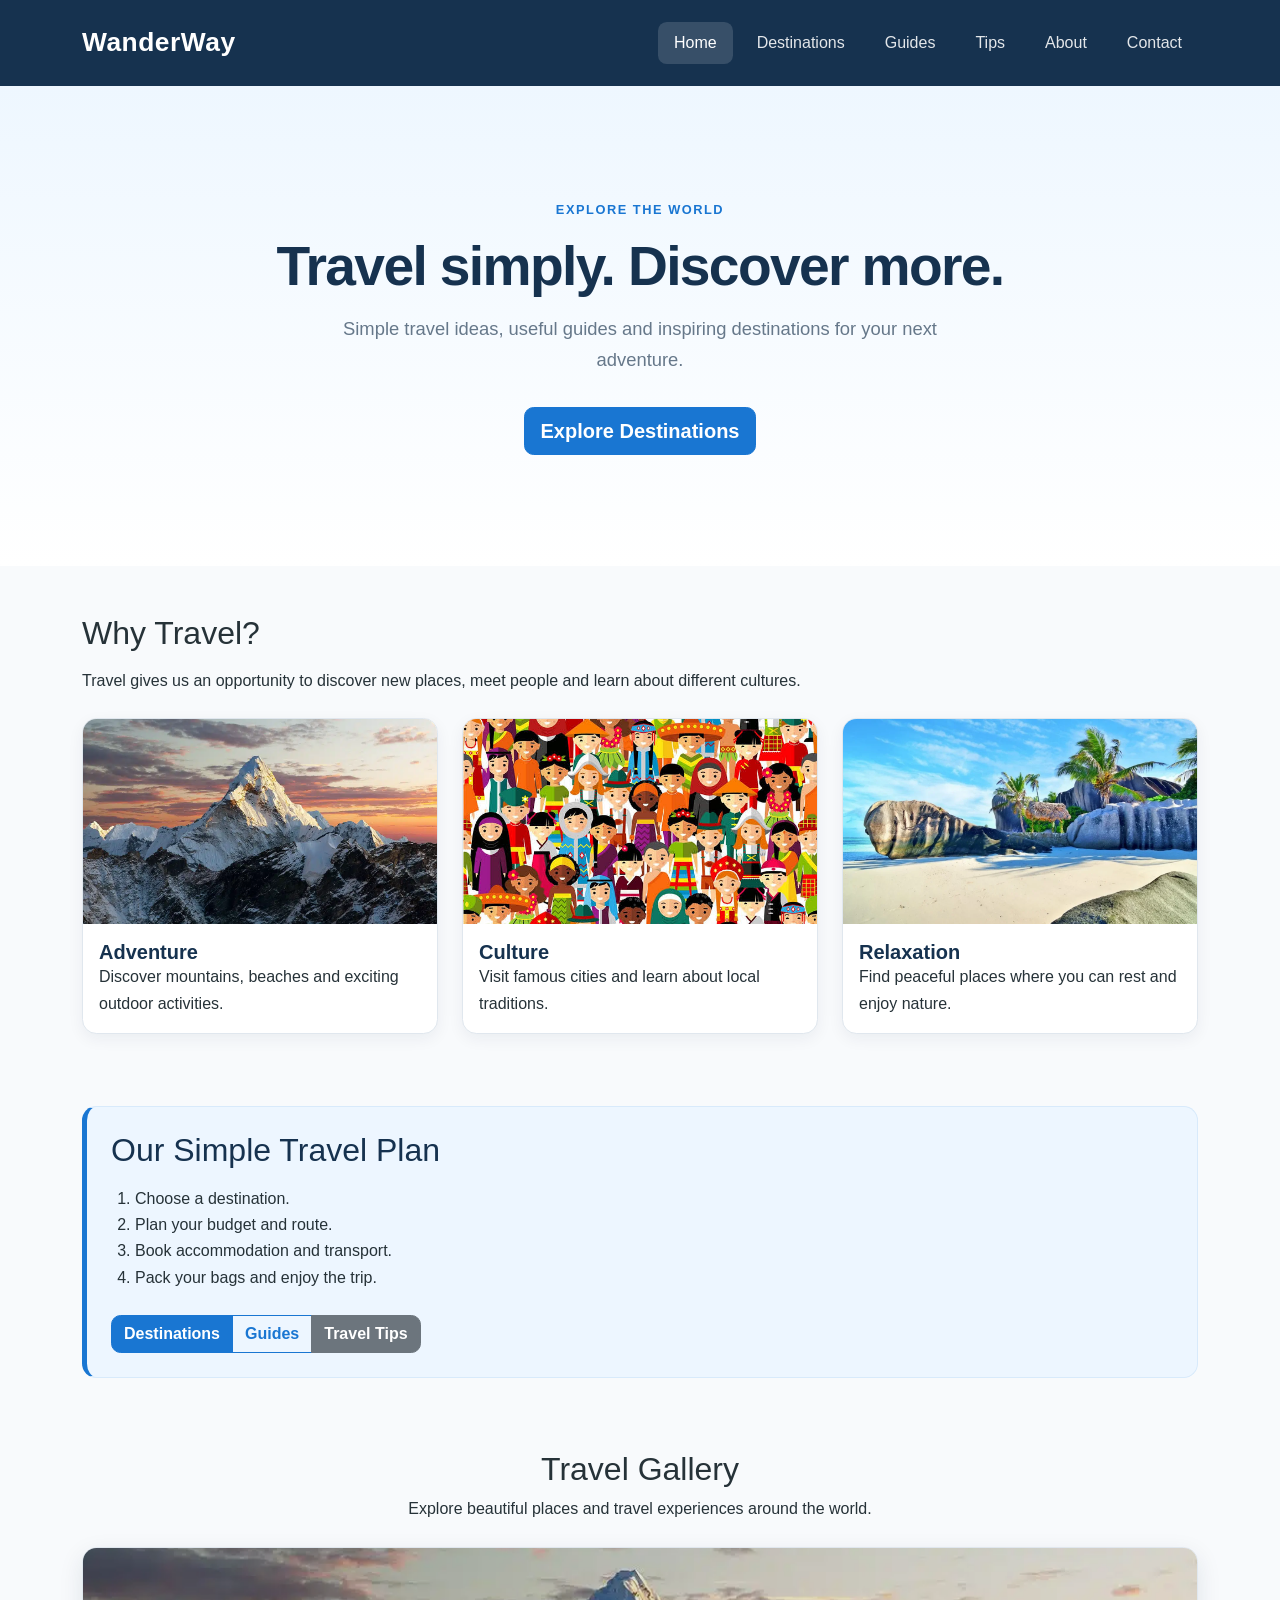
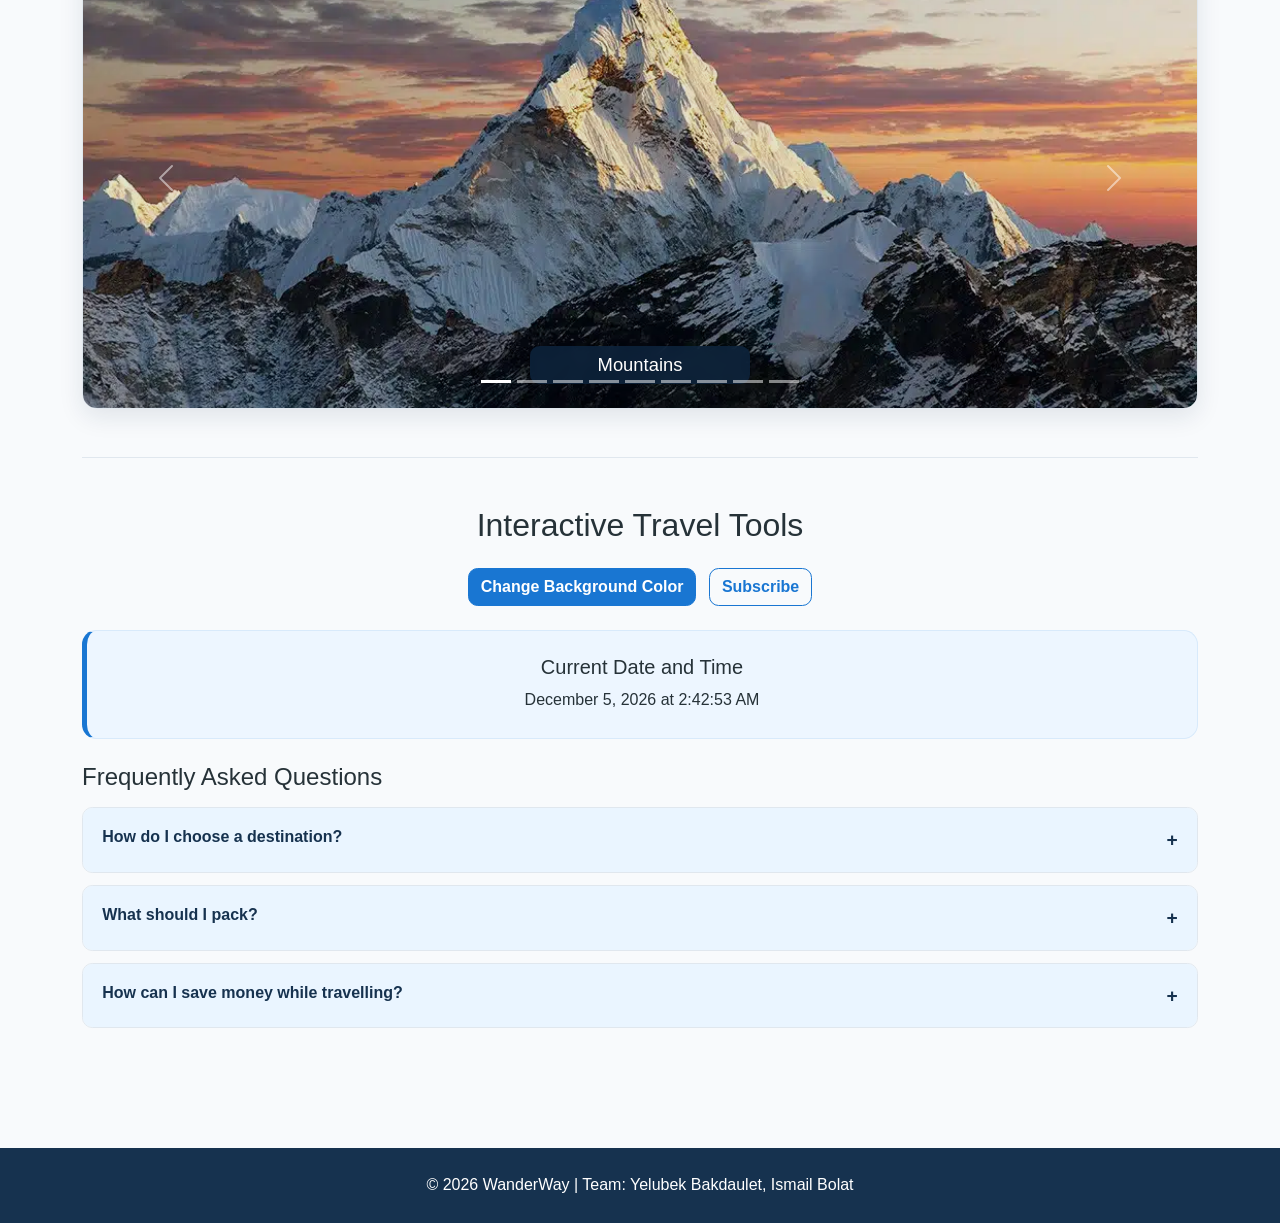
<file: index.html>
<!DOCTYPE html>
<html lang="en">
<head>
    <meta charset="UTF-8">
    <meta name="viewport" content="width=device-width, initial-scale=1.0">
    <title>WanderWay - Home</title>
    <link href="https://cdn.jsdelivr.net/npm/bootstrap@5.3.8/dist/css/bootstrap.min.css" rel="stylesheet">
    <link rel="stylesheet" href="css/style.css">
</head>
<body>
<nav class="navbar navbar-expand-lg navbar-dark site-navbar py-3" aria-label="Main navigation">
    <div class="container">
        <a class="navbar-brand fw-bold" href="index.html">WanderWay</a>
        <button class="navbar-toggler" type="button" data-bs-toggle="collapse" data-bs-target="#mainNavbar" aria-controls="mainNavbar" aria-expanded="false" aria-label="Toggle navigation">
            <span class="navbar-toggler-icon"></span>
        </button>
        <div class="collapse navbar-collapse" id="mainNavbar">
            <div class="navbar-nav ms-auto gap-lg-2 pt-3 pt-lg-0">
                <a class="nav-link active px-lg-3 mb-1 mb-lg-0" href="index.html" aria-current="page">Home</a>
                <a class="nav-link px-lg-3 mb-1 mb-lg-0" href="destinations.html">Destinations</a>
                <a class="nav-link px-lg-3 mb-1 mb-lg-0" href="guides.html">Guides</a>
                <a class="nav-link px-lg-3 mb-1 mb-lg-0" href="tips.html">Tips</a>
                <a class="nav-link px-lg-3 mb-1 mb-lg-0" href="about.html">About</a>
                <a class="nav-link px-lg-3 mb-1 mb-lg-0" href="contact.html">Contact</a>
            </div>
        </div>
    </div>
</nav>
<header id="main-header" class="hero py-5">
    <div class="container">
        <div class="hero-content mx-auto text-center">
            <span class="eyebrow mb-3">EXPLORE THE WORLD</span>
            <h1 class="mb-3">Travel simply. Discover more.</h1>
            <p class="mx-auto">Simple travel ideas, useful guides and inspiring destinations for your next adventure.</p>
            <a class="btn btn-primary btn-lg mt-3" href="destinations.html">Explore Destinations</a>
        </div>
    </div>
</header>
<main class="container">
    <section class="py-5">
        <h2 class="mb-3">Why Travel?</h2>
        <p class="mb-4">Travel gives us an opportunity to discover new places, meet people and learn about different cultures.</p>
        <div class="media-card-grid">
            <article class="travel-card">
                <img src="images/mountains.webp" alt="Mountain landscape">
                <div class="p-3"><h3 class="mb-0">Adventure</h3><p class="mb-0">Discover mountains, beaches and exciting outdoor activities.</p></div>
            </article>
            <article class="travel-card">
                <img src="images/culture.jpeg" alt="Modern city skyline">
                <div class="p-3"><h3 class="mb-0">Culture</h3><p class="mb-0">Visit famous cities and learn about local traditions.</p></div>
            </article>
            <article class="travel-card">
                <img src="images/beach.webp" alt="Tropical beach">
                <div class="p-3"><h3 class="mb-0">Relaxation</h3><p class="mb-0">Find peaceful places where you can rest and enjoy nature.</p></div>
            </article>
        </div>
    </section>
    <section class="highlight my-4 p-4">
        <h2 class="mb-3">Our Simple Travel Plan</h2>
        <ol class="mb-0 ps-4">
            <li>Choose a destination.</li><li>Plan your budget and route.</li><li>Book accommodation and transport.</li><li>Pack your bags and enjoy the trip.</li>
        </ol>
        <div class="btn-group mt-4" role="group" aria-label="Travel resources">
            <a href="destinations.html" class="btn btn-primary">Destinations</a>
            <a href="guides.html" class="btn btn-outline-primary">Guides</a>
            <a href="tips.html" class="btn btn-secondary">Travel Tips</a>
        </div>
    </section>
    <section class="py-5" aria-labelledby="gallery-title">
        <h2 id="gallery-title" class="text-center mb-2">Travel Gallery</h2>
        <p class="text-center mb-4">Explore beautiful places and travel experiences around the world.</p>
        <div id="travelCarousel" class="carousel slide carousel-fade" data-bs-ride="carousel">
            <div class="carousel-indicators">
                <button type="button" data-bs-target="#travelCarousel" data-bs-slide-to="0" class="active" aria-current="true" aria-label="Slide 1"></button><button type="button" data-bs-target="#travelCarousel" data-bs-slide-to="1" class=""  aria-label="Slide 2"></button><button type="button" data-bs-target="#travelCarousel" data-bs-slide-to="2" class=""  aria-label="Slide 3"></button><button type="button" data-bs-target="#travelCarousel" data-bs-slide-to="3" class=""  aria-label="Slide 4"></button><button type="button" data-bs-target="#travelCarousel" data-bs-slide-to="4" class=""  aria-label="Slide 5"></button><button type="button" data-bs-target="#travelCarousel" data-bs-slide-to="5" class=""  aria-label="Slide 6"></button><button type="button" data-bs-target="#travelCarousel" data-bs-slide-to="6" class=""  aria-label="Slide 7"></button><button type="button" data-bs-target="#travelCarousel" data-bs-slide-to="7" class=""  aria-label="Slide 8"></button><button type="button" data-bs-target="#travelCarousel" data-bs-slide-to="8" class=""  aria-label="Slide 9"></button>
            </div>
            <div class="carousel-inner rounded-3 shadow-sm">
                <div class="carousel-item active"><img src="images/mountains.webp" class="d-block w-100 carousel-photo" alt="Mountain landscape"><div class="carousel-caption px-3 py-2"><h3 class="mb-0">Mountains</h3></div></div>
                <div class="carousel-item"><img src="images/city.jpeg" class="d-block w-100 carousel-photo" alt="Modern city"><div class="carousel-caption px-3 py-2"><h3 class="mb-0">City Adventures</h3></div></div>
                <div class="carousel-item"><img src="images/beach.webp" class="d-block w-100 carousel-photo" alt="Tropical beach"><div class="carousel-caption px-3 py-2"><h3 class="mb-0">Beach Escape</h3></div></div>
                <div class="carousel-item"><img src="images/food.jpeg" class="d-block w-100 carousel-photo" alt="Local food"><div class="carousel-caption px-3 py-2"><h3 class="mb-0">Local Food</h3></div></div>
                <div class="carousel-item"><img src="images/packing.webp" class="d-block w-100 carousel-photo" alt="Travel packing"><div class="carousel-caption px-3 py-2"><h3 class="mb-0">Travel Packing</h3></div></div>
                <div class="carousel-item"><img src="images/safe.jpg" class="d-block w-100 carousel-photo" alt="Safe city travel"><div class="carousel-caption px-3 py-2"><h3 class="mb-0">Safe Travel</h3></div></div>
                <div class="carousel-item"><img src="images/travelmap.jpg" class="d-block w-100 carousel-photo" alt="Travel map"><div class="carousel-caption px-3 py-2"><h3 class="mb-0">Plan Your Journey</h3></div></div>
                <div class="carousel-item"><img src="images/italy.jpg" class="d-block w-100 carousel-photo" alt="Italy"><div class="carousel-caption px-3 py-2"><h3 class="mb-0">Italy</h3></div></div>
                <div class="carousel-item"><img src="images/japan.webp" class="d-block w-100 carousel-photo" alt="Japan"><div class="carousel-caption px-3 py-2"><h3 class="mb-0">Japan</h3></div></div>
            </div>
            <button class="carousel-control-prev" type="button" data-bs-target="#travelCarousel" data-bs-slide="prev"><span class="carousel-control-prev-icon" aria-hidden="true"></span><span class="visually-hidden">Previous</span></button>
            <button class="carousel-control-next" type="button" data-bs-target="#travelCarousel" data-bs-slide="next"><span class="carousel-control-next-icon" aria-hidden="true"></span><span class="visually-hidden">Next</span></button>
        </div>
    </section>

    <section class="assignment-tools py-5" aria-labelledby="interactive-title">
        <h2 id="interactive-title" class="text-center mb-4">Interactive Travel Tools</h2>
        <div class="text-center mb-4">
            <button type="button" id="changeColorBtn" class="btn btn-primary me-2">Change Background Color</button>
            <button type="button" id="openPopupBtn" class="btn btn-outline-primary">Subscribe</button>
        </div>
        <div class="highlight p-4 mb-4 text-center">
            <h3 class="h5">Current Date and Time</h3>
            <p id="dateTime" class="mb-0" aria-live="polite">Loading date and time...</p>
        </div>
        <section class="mb-4" aria-labelledby="faq-title">
            <h3 id="faq-title" class="h4 mb-3">Frequently Asked Questions</h3>
            <div class="accordion-list">
                <div class="faq-item"><button class="faq-question" type="button" aria-expanded="false">How do I choose a destination?</button><div class="faq-answer"><p>Think about your budget, interests, travel dates and the kind of experience you want.</p></div></div>
                <div class="faq-item"><button class="faq-question" type="button" aria-expanded="false">What should I pack?</button><div class="faq-answer"><p>Pack suitable clothes, travel documents, chargers and any essentials you need.</p></div></div>
                <div class="faq-item"><button class="faq-question" type="button" aria-expanded="false">How can I save money while travelling?</button><div class="faq-answer"><p>Compare transport and accommodation prices, plan ahead and look for free activities.</p></div></div>
            </div>
        </section>
    </section>
    <div id="subscriptionModal" class="popup-overlay" aria-hidden="true">
        <div class="popup-card" role="dialog" aria-modal="true" aria-labelledby="popup-title">
            <button type="button" id="closePopupBtn" class="popup-close" aria-label="Close popup">&times;</button>
            <h2 id="popup-title" class="h4 mb-3">Subscribe to Travel Updates</h2>
            <form id="subscriptionForm">
                <div class="mb-3"><label for="subscribeName" class="form-label">Name</label><input id="subscribeName" name="subscribeName" class="form-control" type="text" required></div>
                <div class="mb-3"><label for="subscribeEmail" class="form-label">Email</label><input id="subscribeEmail" name="subscribeEmail" class="form-control" type="email" required></div>
                <button class="btn btn-primary" type="submit">Subscribe</button>
                <p id="subscriptionMessage" class="mt-3 mb-0" aria-live="polite"></p>
            </form>
        </div>
    </div>

</main>
<footer class="site-footer mt-5 py-4 text-center">
    <p class="mb-0">© 2026 WanderWay | Team: Yelubek Bakdaulet, Ismail Bolat</p>
</footer>
<script src="https://cdn.jsdelivr.net/npm/bootstrap@5.3.8/dist/js/bootstrap.bundle.min.js"></script>
<script src="js/script.js"></script>
</body></html>
</file>
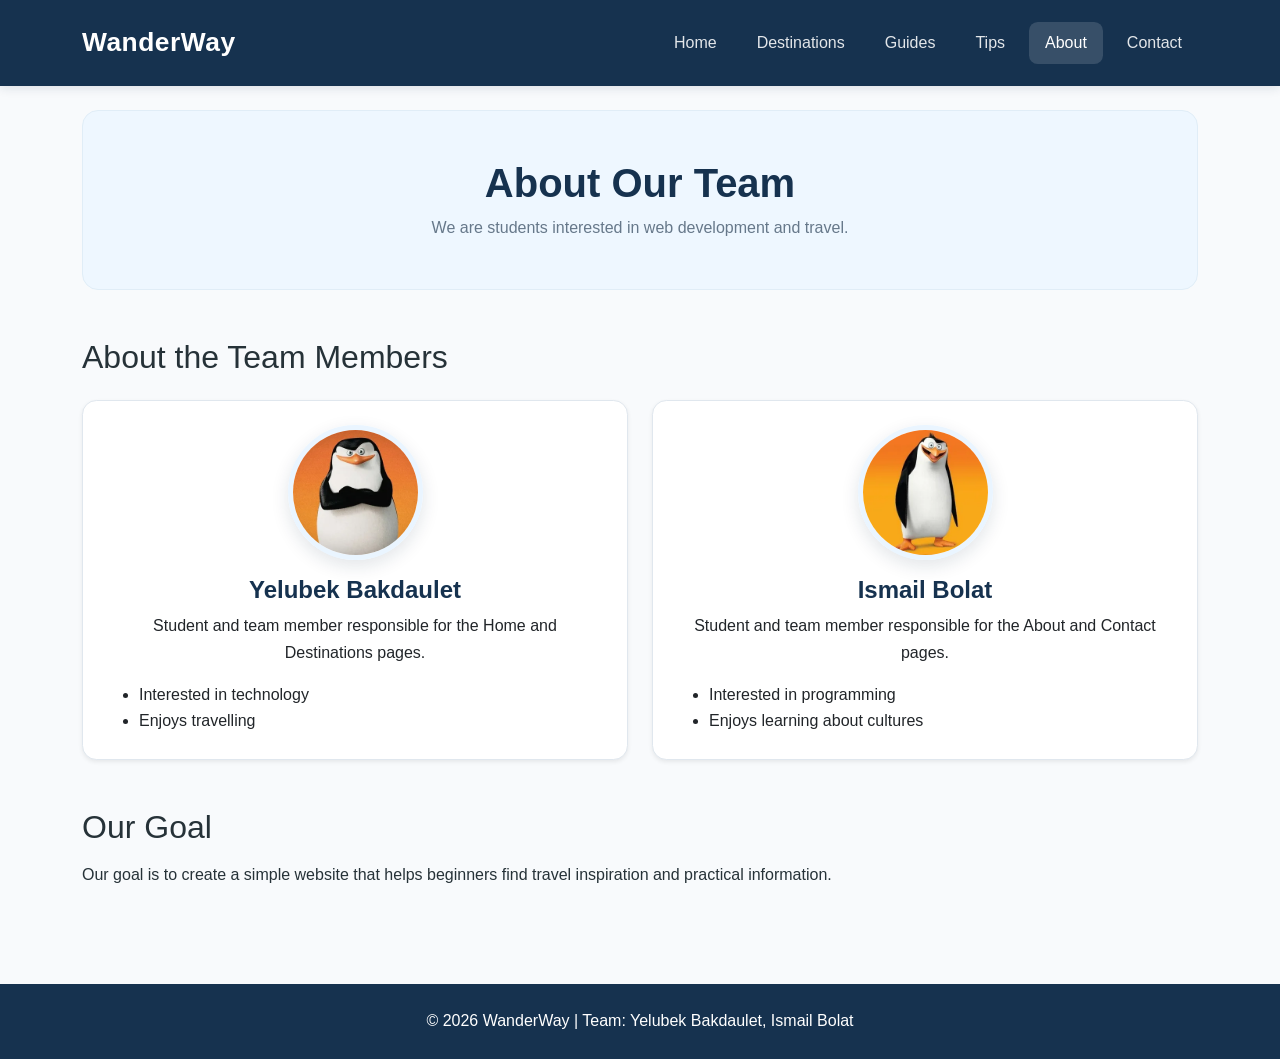
<file: about.html>
<!DOCTYPE html>
<html lang="en">
<head>
    <meta charset="UTF-8">
    <meta name="viewport" content="width=device-width, initial-scale=1.0">
    <title>WanderWay - About Us</title>
    <link href="https://cdn.jsdelivr.net/npm/bootstrap@5.3.8/dist/css/bootstrap.min.css" rel="stylesheet">
    <link rel="stylesheet" href="css/style.css">
</head>
<body><nav class="navbar navbar-expand-lg navbar-dark site-navbar py-3" aria-label="Main navigation">
    <div class="container">
        <a class="navbar-brand fw-bold" href="index.html">WanderWay</a>
        <button class="navbar-toggler" type="button" data-bs-toggle="collapse" data-bs-target="#mainNavbar" aria-controls="mainNavbar" aria-expanded="false" aria-label="Toggle navigation">
            <span class="navbar-toggler-icon"></span>
        </button>
        <div class="collapse navbar-collapse" id="mainNavbar">
            <div class="navbar-nav ms-auto gap-lg-2 pt-3 pt-lg-0">
                <a class="nav-link px-lg-3 mb-1 mb-lg-0" href="index.html">Home</a>
                <a class="nav-link px-lg-3 mb-1 mb-lg-0" href="destinations.html">Destinations</a>
                <a class="nav-link px-lg-3 mb-1 mb-lg-0" href="guides.html">Guides</a>
                <a class="nav-link px-lg-3 mb-1 mb-lg-0" href="tips.html">Tips</a>
                <a class="nav-link active px-lg-3 mb-1 mb-lg-0" href="about.html" aria-current="page">About</a>
                <a class="nav-link px-lg-3 mb-1 mb-lg-0" href="contact.html">Contact</a>
            </div>
        </div>
    </div>
</nav><main class="container"><section class="page-title py-5 mt-4 mb-5 text-center"><h1>About Our Team</h1><p class="mb-0">We are students interested in web development and travel.</p></section><section class="pb-5"><h2 class="mb-4">About the Team Members</h2><div class="row g-4"><div class="col-sm-12 col-lg-6"><article class="card h-100 text-center shadow-sm"><div class="card-body p-4"><img class="profile-img mb-3" src="images/bakdaulet.webp" alt="Profile illustration of Yelubek"><h3 class="h4">Yelubek Bakdaulet</h3><p>Student and team member responsible for the Home and Destinations pages.</p><ul class="text-start mb-0"><li>Interested in technology</li><li>Enjoys travelling</li></ul></div></article></div><div class="col-sm-12 col-lg-6"><article class="card h-100 text-center shadow-sm"><div class="card-body p-4"><img class="profile-img mb-3" src="images/ismail.webp" alt="Profile illustration of Ismail"><h3 class="h4">Ismail Bolat</h3><p>Student and team member responsible for the About and Contact pages.</p><ul class="text-start mb-0"><li>Interested in programming</li><li>Enjoys learning about cultures</li></ul></div></article></div></div></section><section class="pb-5"><h2 class="mb-3">Our Goal</h2><p class="mb-0">Our goal is to create a simple website that helps beginners find travel inspiration and practical information.</p></section></main><footer class="site-footer mt-5 py-4 text-center">
    <p class="mb-0">© 2026 WanderWay | Team: Yelubek Bakdaulet, Ismail Bolat</p>
</footer><script src="https://cdn.jsdelivr.net/npm/bootstrap@5.3.8/dist/js/bootstrap.bundle.min.js"></script><script src="js/script.js"></script>
</body></html>
</file>
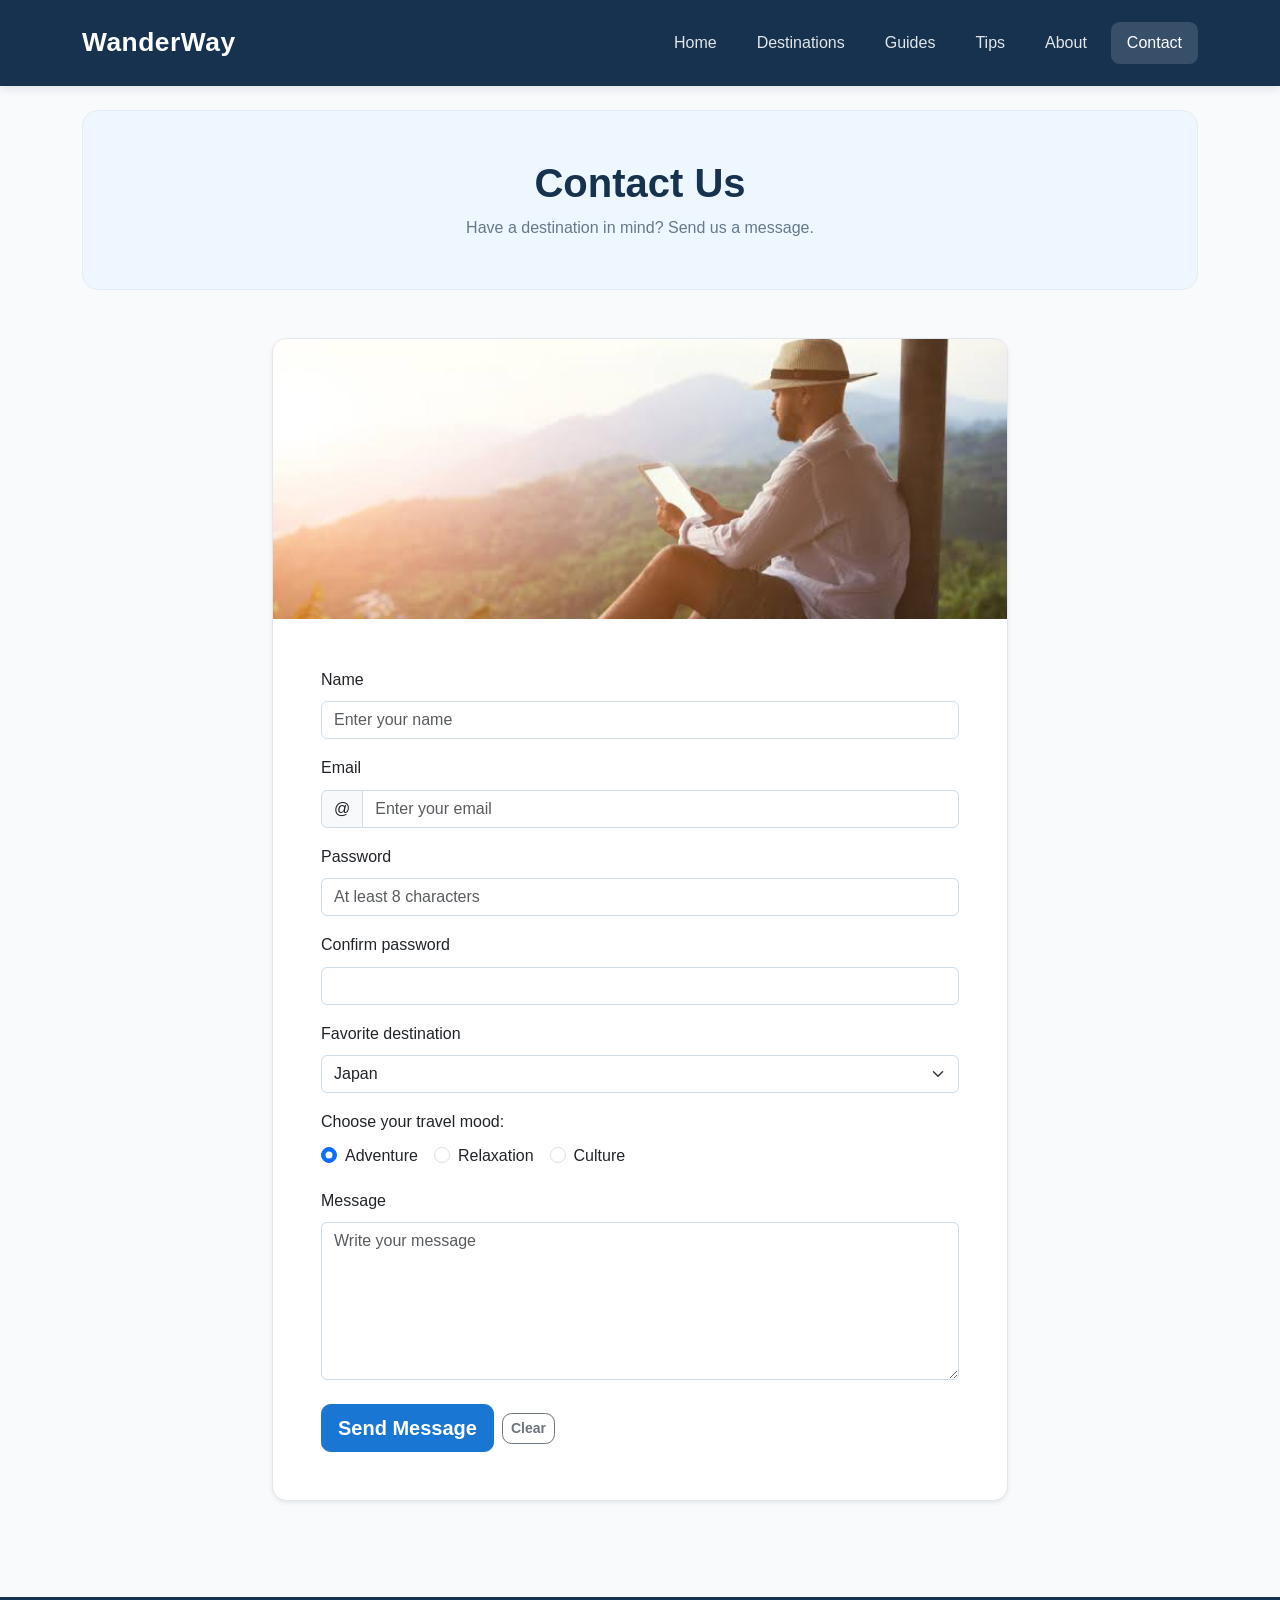
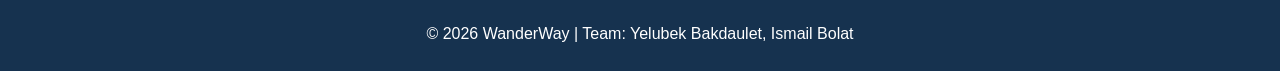
<file: contact.html>
<!DOCTYPE html>
<html lang="en">
<head>
    <meta charset="UTF-8">
    <meta name="viewport" content="width=device-width, initial-scale=1.0">
    <title>WanderWay - Contact</title>
    <link href="https://cdn.jsdelivr.net/npm/bootstrap@5.3.8/dist/css/bootstrap.min.css" rel="stylesheet">
    <link rel="stylesheet" href="css/style.css">
</head>
<body><nav class="navbar navbar-expand-lg navbar-dark site-navbar py-3" aria-label="Main navigation">
    <div class="container">
        <a class="navbar-brand fw-bold" href="index.html">WanderWay</a>
        <button class="navbar-toggler" type="button" data-bs-toggle="collapse" data-bs-target="#mainNavbar" aria-controls="mainNavbar" aria-expanded="false" aria-label="Toggle navigation">
            <span class="navbar-toggler-icon"></span>
        </button>
        <div class="collapse navbar-collapse" id="mainNavbar">
            <div class="navbar-nav ms-auto gap-lg-2 pt-3 pt-lg-0">
                <a class="nav-link px-lg-3 mb-1 mb-lg-0" href="index.html">Home</a>
                <a class="nav-link px-lg-3 mb-1 mb-lg-0" href="destinations.html">Destinations</a>
                <a class="nav-link px-lg-3 mb-1 mb-lg-0" href="guides.html">Guides</a>
                <a class="nav-link px-lg-3 mb-1 mb-lg-0" href="tips.html">Tips</a>
                <a class="nav-link px-lg-3 mb-1 mb-lg-0" href="about.html">About</a>
                <a class="nav-link active px-lg-3 mb-1 mb-lg-0" href="contact.html" aria-current="page">Contact</a>
            </div>
        </div>
    </div>
</nav><main class="container"><section class="page-title py-5 mt-4 mb-5 text-center"><h1>Contact Us</h1><p class="mb-0">Have a destination in mind? Send us a message.</p></section><section class="row justify-content-center pb-5"><div class="col-12 col-lg-8"><div class="card shadow-sm"><img class="card-img-top contact-image" src="images/concat.jpeg" alt="Travel communication illustration"><div class="card-body p-4 p-md-5"><form id="contactForm" action="#" method="post" novalidate><div class="mb-3"><label for="name" class="form-label">Name</label><input type="text" class="form-control" id="name" name="name" placeholder="Enter your name" required></div><div class="mb-3"><label for="email" class="form-label">Email</label><div class="input-group"><span class="input-group-text">@</span><input type="email" class="form-control" id="email" name="email" placeholder="Enter your email" required></div></div><div class="mb-3"><label for="password" class="form-label">Password</label><input type="password" class="form-control" id="password" name="password" minlength="8" placeholder="At least 8 characters" required><div class="invalid-feedback">Password must contain at least 8 characters.</div></div><div class="mb-3"><label for="confirmPassword" class="form-label">Confirm password</label><input type="password" class="form-control" id="confirmPassword" name="confirmPassword" required><div class="invalid-feedback">Passwords must match.</div></div><div class="mb-3"><label for="destination" class="form-label">Favorite destination</label><select class="form-select" id="destination" name="destination"><option value="japan">Japan</option><option value="italy">Italy</option><option value="kazakhstan">Kazakhstan</option><option value="other">Other</option></select></div><fieldset class="mb-3"><legend class="fs-6">Choose your travel mood:</legend><div class="form-check form-check-inline"><input class="form-check-input" type="radio" name="mood" id="adventure" value="adventure" checked><label class="form-check-label" for="adventure">Adventure</label></div><div class="form-check form-check-inline"><input class="form-check-input" type="radio" name="mood" id="relaxation" value="relaxation"><label class="form-check-label" for="relaxation">Relaxation</label></div><div class="form-check form-check-inline"><input class="form-check-input" type="radio" name="mood" id="culture" value="culture"><label class="form-check-label" for="culture">Culture</label></div></fieldset><div class="mb-4"><label for="message" class="form-label">Message</label><textarea class="form-control" id="message" name="message" rows="6" placeholder="Write your message"></textarea></div><p id="formMessage" class="mt-3" aria-live="polite"></p><div class="d-grid d-sm-flex gap-2"><button type="submit" class="btn btn-primary btn-lg">Send Message</button><button type="reset" class="btn btn-outline-secondary btn-sm align-self-sm-center">Clear</button></div></form></div></div></div></section></main><footer class="site-footer mt-5 py-4 text-center">
    <p class="mb-0">© 2026 WanderWay | Team: Yelubek Bakdaulet, Ismail Bolat</p>
</footer><script src="https://cdn.jsdelivr.net/npm/bootstrap@5.3.8/dist/js/bootstrap.bundle.min.js"></script><script src="js/script.js"></script>
</body></html>
</file>
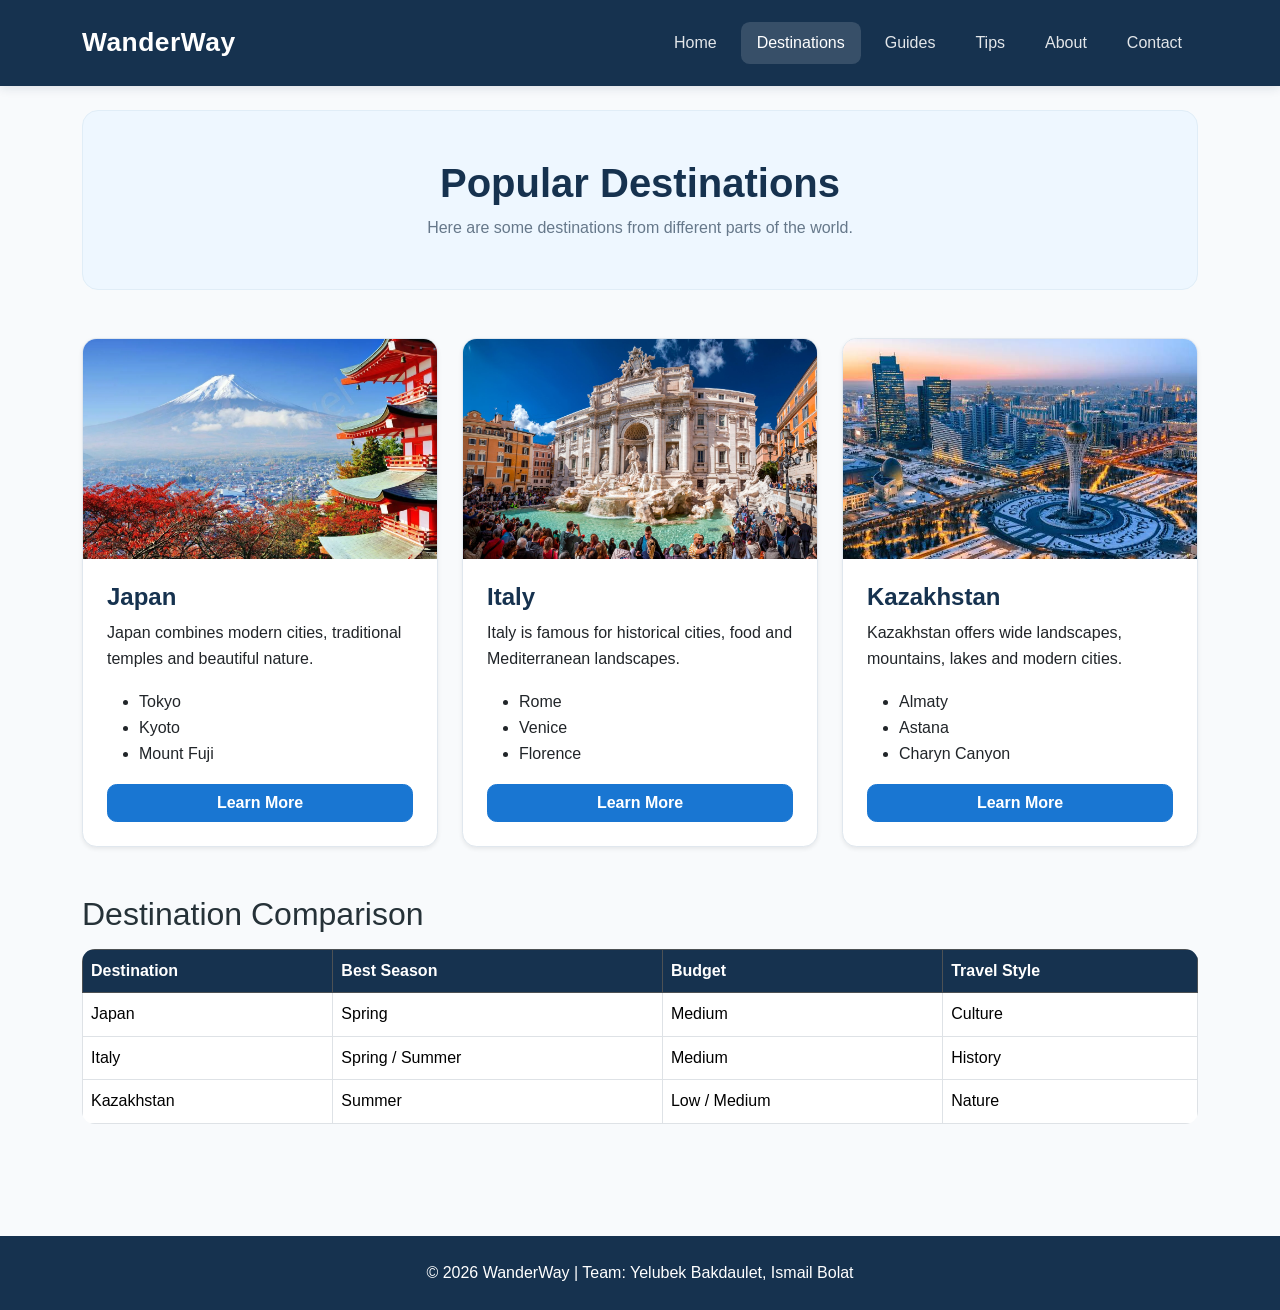
<file: destinations.html>
<!DOCTYPE html>
<html lang="en">
<head>
    <meta charset="UTF-8">
    <meta name="viewport" content="width=device-width, initial-scale=1.0">
    <title>WanderWay - Destinations</title>
    <link href="https://cdn.jsdelivr.net/npm/bootstrap@5.3.8/dist/css/bootstrap.min.css" rel="stylesheet">
    <link rel="stylesheet" href="css/style.css">
</head>
<body>
<nav class="navbar navbar-expand-lg navbar-dark site-navbar py-3" aria-label="Main navigation">
    <div class="container">
        <a class="navbar-brand fw-bold" href="index.html">WanderWay</a>
        <button class="navbar-toggler" type="button" data-bs-toggle="collapse" data-bs-target="#mainNavbar" aria-controls="mainNavbar" aria-expanded="false" aria-label="Toggle navigation">
            <span class="navbar-toggler-icon"></span>
        </button>
        <div class="collapse navbar-collapse" id="mainNavbar">
            <div class="navbar-nav ms-auto gap-lg-2 pt-3 pt-lg-0">
                <a class="nav-link px-lg-3 mb-1 mb-lg-0" href="index.html">Home</a>
                <a class="nav-link active px-lg-3 mb-1 mb-lg-0" href="destinations.html" aria-current="page">Destinations</a>
                <a class="nav-link px-lg-3 mb-1 mb-lg-0" href="guides.html">Guides</a>
                <a class="nav-link px-lg-3 mb-1 mb-lg-0" href="tips.html">Tips</a>
                <a class="nav-link px-lg-3 mb-1 mb-lg-0" href="about.html">About</a>
                <a class="nav-link px-lg-3 mb-1 mb-lg-0" href="contact.html">Contact</a>
            </div>
        </div>
    </div>
</nav>
<main class="container">
    <section class="page-title py-5 mt-4 mb-5 text-center"><h1>Popular Destinations</h1><p class="mb-0">Here are some destinations from different parts of the world.</p></section>
    <section class="pb-5">
        <div class="row g-4">
            <div class="col-sm-12 col-md-6 col-lg-4"><article class="card h-100 shadow-sm"><img src="images/japan.webp" class="card-img-top destination-img" alt="Japan travel illustration"><div class="card-body d-flex flex-column p-4"><h2 class="card-title h4">Japan</h2><p class="card-text">Japan combines modern cities, traditional temples and beautiful nature.</p><ul><li>Tokyo</li><li>Kyoto</li><li>Mount Fuji</li></ul><a href="guides.html" class="btn btn-primary mt-auto">Learn More</a></div></article></div>
            <div class="col-sm-12 col-md-6 col-lg-4"><article class="card h-100 shadow-sm"><img src="images/italy.jpg" class="card-img-top destination-img" alt="Italy travel illustration"><div class="card-body d-flex flex-column p-4"><h2 class="card-title h4">Italy</h2><p class="card-text">Italy is famous for historical cities, food and Mediterranean landscapes.</p><ul><li>Rome</li><li>Venice</li><li>Florence</li></ul><a href="guides.html" class="btn btn-primary mt-auto">Learn More</a></div></article></div>
            <div class="col-sm-12 col-md-6 col-lg-4"><article class="card h-100 shadow-sm"><img src="images/kazakhstan.jpeg" class="card-img-top destination-img" alt="Kazakhstan travel illustration"><div class="card-body d-flex flex-column p-4"><h2 class="card-title h4">Kazakhstan</h2><p class="card-text">Kazakhstan offers wide landscapes, mountains, lakes and modern cities.</p><ul><li>Almaty</li><li>Astana</li><li>Charyn Canyon</li></ul><a href="guides.html" class="btn btn-primary mt-auto">Learn More</a></div></article></div>
        </div>
    </section>
    <section class="pb-5"><h2 class="mb-3">Destination Comparison</h2><div class="table-responsive"><table class="table table-bordered table-hover align-middle"><thead class="table-dark"><tr><th>Destination</th><th>Best Season</th><th>Budget</th><th>Travel Style</th></tr></thead><tbody><tr><td>Japan</td><td>Spring</td><td>Medium</td><td>Culture</td></tr><tr><td>Italy</td><td>Spring / Summer</td><td>Medium</td><td>History</td></tr><tr><td>Kazakhstan</td><td>Summer</td><td>Low / Medium</td><td>Nature</td></tr></tbody></table></div></section>
</main><footer class="site-footer mt-5 py-4 text-center">
    <p class="mb-0">© 2026 WanderWay | Team: Yelubek Bakdaulet, Ismail Bolat</p>
</footer><script src="https://cdn.jsdelivr.net/npm/bootstrap@5.3.8/dist/js/bootstrap.bundle.min.js"></script><script src="js/script.js"></script>
</body></html>
</file>
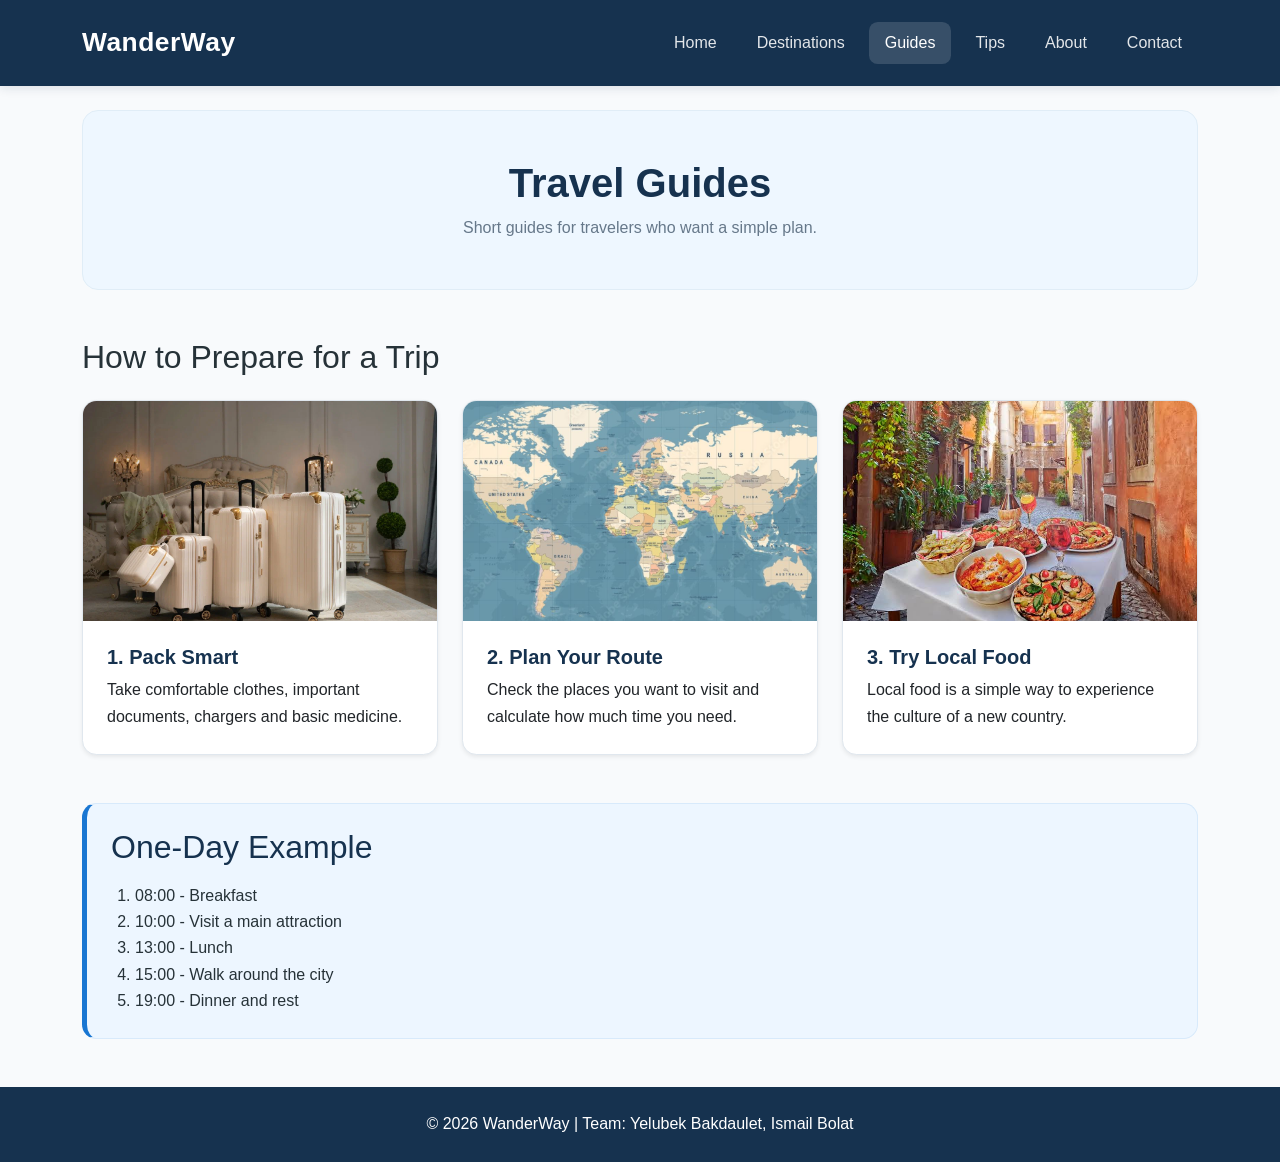
<file: guides.html>
<!DOCTYPE html>
<html lang="en">
<head>
    <meta charset="UTF-8">
    <meta name="viewport" content="width=device-width, initial-scale=1.0">
    <title>WanderWay - Travel Guides</title>
    <link href="https://cdn.jsdelivr.net/npm/bootstrap@5.3.8/dist/css/bootstrap.min.css" rel="stylesheet">
    <link rel="stylesheet" href="css/style.css">
</head>
<body><nav class="navbar navbar-expand-lg navbar-dark site-navbar py-3" aria-label="Main navigation">
    <div class="container">
        <a class="navbar-brand fw-bold" href="index.html">WanderWay</a>
        <button class="navbar-toggler" type="button" data-bs-toggle="collapse" data-bs-target="#mainNavbar" aria-controls="mainNavbar" aria-expanded="false" aria-label="Toggle navigation">
            <span class="navbar-toggler-icon"></span>
        </button>
        <div class="collapse navbar-collapse" id="mainNavbar">
            <div class="navbar-nav ms-auto gap-lg-2 pt-3 pt-lg-0">
                <a class="nav-link px-lg-3 mb-1 mb-lg-0" href="index.html">Home</a>
                <a class="nav-link px-lg-3 mb-1 mb-lg-0" href="destinations.html">Destinations</a>
                <a class="nav-link active px-lg-3 mb-1 mb-lg-0" href="guides.html" aria-current="page">Guides</a>
                <a class="nav-link px-lg-3 mb-1 mb-lg-0" href="tips.html">Tips</a>
                <a class="nav-link px-lg-3 mb-1 mb-lg-0" href="about.html">About</a>
                <a class="nav-link px-lg-3 mb-1 mb-lg-0" href="contact.html">Contact</a>
            </div>
        </div>
    </div>
</nav><main class="container"><section class="page-title py-5 mt-4 mb-5 text-center"><h1>Travel Guides</h1><p class="mb-0">Short guides for travelers who want a simple plan.</p></section><section class="pb-5"><h2 class="mb-4">How to Prepare for a Trip</h2><div class="row g-4"><div class="col-sm-12 col-md-6 col-lg-4"><article class="card h-100 shadow-sm"><img src="images/packing.webp" class="card-img-top guide-img" alt="Travel suitcase"><div class="card-body p-4"><h3 class="h5">1. Pack Smart</h3><p class="mb-0">Take comfortable clothes, important documents, chargers and basic medicine.</p></div></article></div><div class="col-sm-12 col-md-6 col-lg-4"><article class="card h-100 shadow-sm"><img src="images/travelmap.jpg" class="card-img-top guide-img" alt="Travel map"><div class="card-body p-4"><h3 class="h5">2. Plan Your Route</h3><p class="mb-0">Check the places you want to visit and calculate how much time you need.</p></div></article></div><div class="col-sm-12 col-md-6 col-lg-4"><article class="card h-100 shadow-sm"><img src="images/food.jpeg" class="card-img-top guide-img" alt="Local food"><div class="card-body p-4"><h3 class="h5">3. Try Local Food</h3><p class="mb-0">Local food is a simple way to experience the culture of a new country.</p></div></article></div></div></section><section class="highlight mb-5 p-4"><h2 class="mb-3">One-Day Example</h2><ol class="mb-0 ps-4"><li>08:00 - Breakfast</li><li>10:00 - Visit a main attraction</li><li>13:00 - Lunch</li><li>15:00 - Walk around the city</li><li>19:00 - Dinner and rest</li></ol></section></main><footer class="site-footer mt-5 py-4 text-center">
    <p class="mb-0">© 2026 WanderWay | Team: Yelubek Bakdaulet, Ismail Bolat</p>
</footer><script src="https://cdn.jsdelivr.net/npm/bootstrap@5.3.8/dist/js/bootstrap.bundle.min.js"></script><script src="js/script.js"></script>
</body></html>
</file>
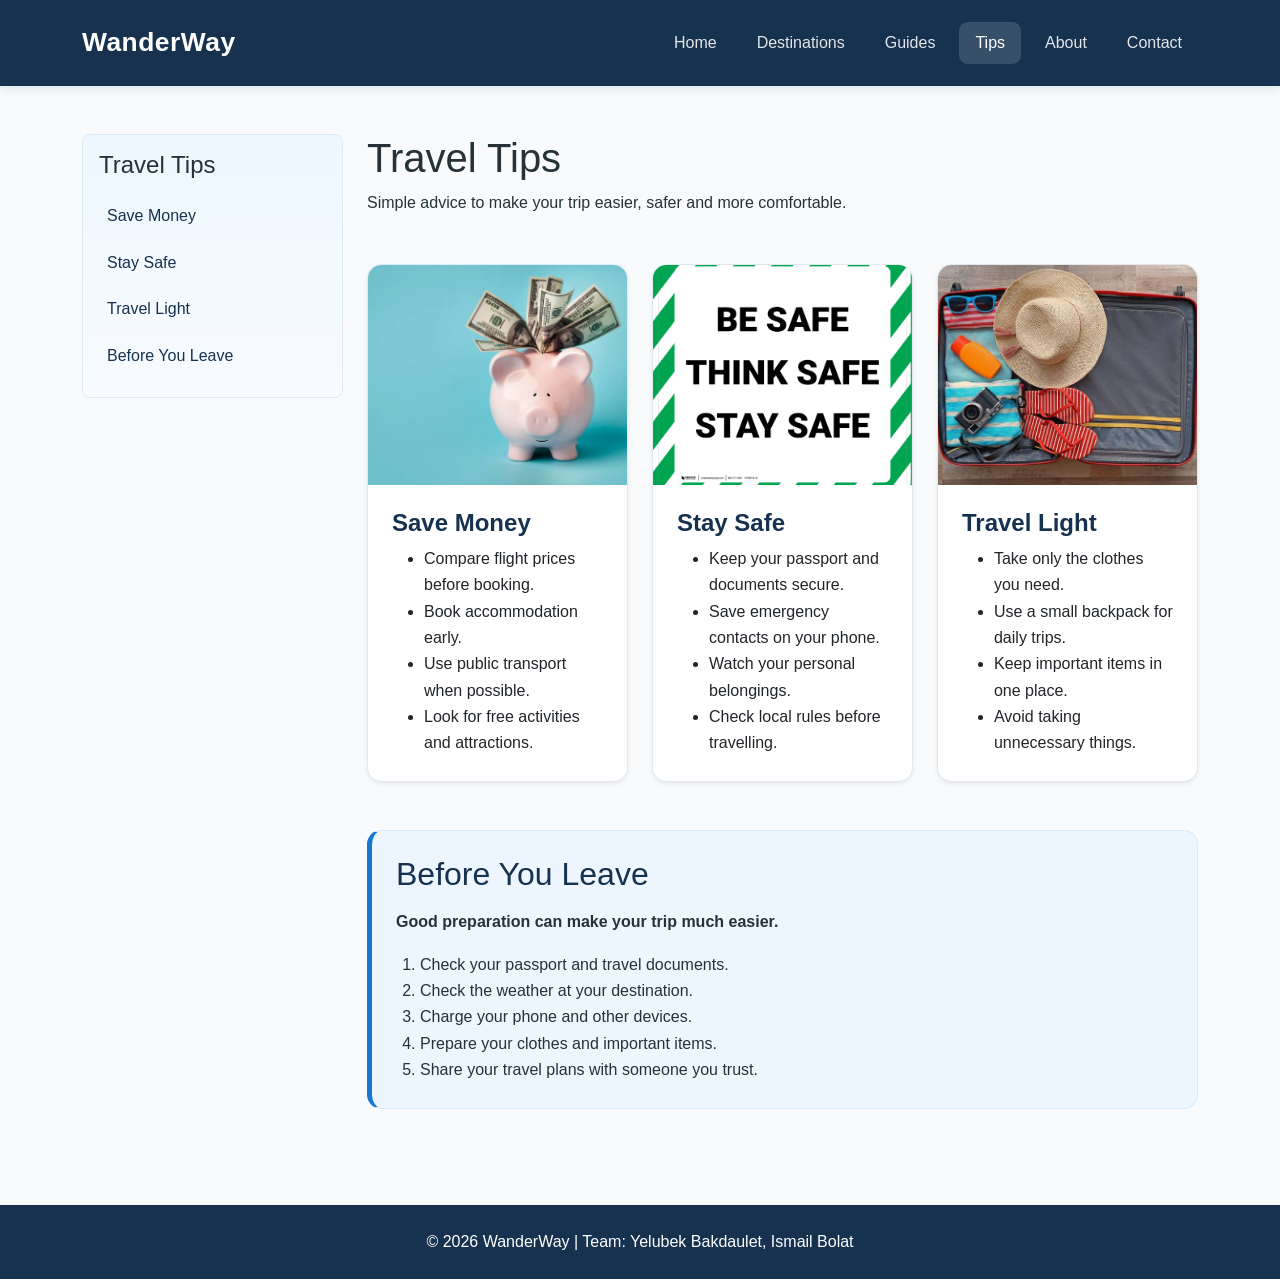
<file: tips.html>
<!DOCTYPE html>
<html lang="en">
<head>
    <meta charset="UTF-8">
    <meta name="viewport" content="width=device-width, initial-scale=1.0">
    <title>WanderWay - Travel Tips</title>
    <link href="https://cdn.jsdelivr.net/npm/bootstrap@5.3.8/dist/css/bootstrap.min.css" rel="stylesheet">
    <link rel="stylesheet" href="css/style.css">
</head>
<body><nav class="navbar navbar-expand-lg navbar-dark site-navbar py-3" aria-label="Main navigation">
    <div class="container">
        <a class="navbar-brand fw-bold" href="index.html">WanderWay</a>
        <button class="navbar-toggler" type="button" data-bs-toggle="collapse" data-bs-target="#mainNavbar" aria-controls="mainNavbar" aria-expanded="false" aria-label="Toggle navigation">
            <span class="navbar-toggler-icon"></span>
        </button>
        <div class="collapse navbar-collapse" id="mainNavbar">
            <div class="navbar-nav ms-auto gap-lg-2 pt-3 pt-lg-0">
                <a class="nav-link px-lg-3 mb-1 mb-lg-0" href="index.html">Home</a>
                <a class="nav-link px-lg-3 mb-1 mb-lg-0" href="destinations.html">Destinations</a>
                <a class="nav-link px-lg-3 mb-1 mb-lg-0" href="guides.html">Guides</a>
                <a class="nav-link active px-lg-3 mb-1 mb-lg-0" href="tips.html" aria-current="page">Tips</a>
                <a class="nav-link px-lg-3 mb-1 mb-lg-0" href="about.html">About</a>
                <a class="nav-link px-lg-3 mb-1 mb-lg-0" href="contact.html">Contact</a>
            </div>
        </div>
    </div>
</nav><div class="container py-5"><div class="row g-4"><aside class="col-12 col-lg-3"><div class="tips-sidebar p-3 rounded-3"><h2 class="h4 mb-3">Travel Tips</h2><nav class="nav flex-column" aria-label="Travel tip sections"><a class="nav-link px-2 mb-1" href="#save-money">Save Money</a><a class="nav-link px-2 mb-1" href="#stay-safe">Stay Safe</a><a class="nav-link px-2 mb-1" href="#travel-light">Travel Light</a><a class="nav-link px-2 mb-1" href="#before-leave">Before You Leave</a></nav></div></aside><main class="col-12 col-lg-9"><section class="mb-5"><h1>Travel Tips</h1><p class="mb-0">Simple advice to make your trip easier, safer and more comfortable.</p></section><section class="row g-4 mb-5"><div class="col-sm-12 col-md-6 col-lg-4"><article class="card h-100 shadow-sm" id="save-money"><img src="images/savemoney.webp" class="card-img-top tip-img" alt="Travel and saving money"><div class="card-body p-4"><h2 class="h4">Save Money</h2><ul class="mb-0"><li>Compare flight prices before booking.</li><li>Book accommodation early.</li><li>Use public transport when possible.</li><li>Look for free activities and attractions.</li></ul></div></article></div><div class="col-sm-12 col-md-6 col-lg-4"><article class="card h-100 shadow-sm" id="stay-safe"><img src="images/safe.jpg" class="card-img-top tip-img" alt="Safe travel in a city"><div class="card-body p-4"><h2 class="h4">Stay Safe</h2><ul class="mb-0"><li>Keep your passport and documents secure.</li><li>Save emergency contacts on your phone.</li><li>Watch your personal belongings.</li><li>Check local rules before travelling.</li></ul></div></article></div><div class="col-sm-12 col-md-6 col-lg-4"><article class="card h-100 shadow-sm" id="travel-light"><img src="images/TravelLight.jpeg" class="card-img-top tip-img" alt="Traveler with a backpack"><div class="card-body p-4"><h2 class="h4">Travel Light</h2><ul class="mb-0"><li>Take only the clothes you need.</li><li>Use a small backpack for daily trips.</li><li>Keep important items in one place.</li><li>Avoid taking unnecessary things.</li></ul></div></article></div></section><section id="before-leave" class="highlight p-4"><h2 class="mb-3">Before You Leave</h2><p class="fw-semibold">Good preparation can make your trip much easier.</p><ol class="mb-0 ps-4"><li>Check your passport and travel documents.</li><li>Check the weather at your destination.</li><li>Charge your phone and other devices.</li><li>Prepare your clothes and important items.</li><li>Share your travel plans with someone you trust.</li></ol></section></main></div></div><footer class="site-footer mt-5 py-4 text-center">
    <p class="mb-0">© 2026 WanderWay | Team: Yelubek Bakdaulet, Ismail Bolat</p>
</footer><script src="https://cdn.jsdelivr.net/npm/bootstrap@5.3.8/dist/js/bootstrap.bundle.min.js"></script><script src="js/script.js"></script>
</body></html>
</file>
<file: css/style.css>
:root {
    --navy: #0f2742;
    --navy-2: #173a5e;
    --blue: #1976d2;
    --blue-dark: #0d5fb8;
    --sky: #eaf5ff;
    --ice: #f6f9fc;
    --text: #243447;
    --muted: #66788a;
    --border: #dce6ef;
    --white: #ffffff;
    --shadow: 0 12px 30px rgba(15, 39, 66, 0.10);
}

* {
    box-sizing: border-box;
}

html {
    scroll-behavior: smooth;
}

body {
    font-family: Arial, sans-serif;
    background: linear-gradient(180deg, #ffffff 0%, var(--ice) 100%);
    color: var(--text);
    line-height: 1.65;
}

a {
    transition: color 0.2s ease, background-color 0.2s ease, transform 0.2s ease;
}

.site-navbar {
    background: linear-gradient(90deg, var(--navy), var(--navy-2));
    box-shadow: 0 4px 18px rgba(15, 39, 66, 0.16);
}

.site-navbar .navbar-brand {
    font-size: 1.65rem;
    letter-spacing: 0.5px;
}

.site-navbar .nav-link {
    color: rgba(255, 255, 255, 0.88);
    border-radius: 0.55rem;
}

.site-navbar .nav-link:hover,
.site-navbar .nav-link:focus {
    color: var(--white);
    background-color: rgba(255, 255, 255, 0.12);
}

.site-navbar .nav-link.active {
    color: var(--white);
    background-color: var(--blue);
}

.hero {
    min-height: 68vh;
    display: flex;
    align-items: center;
    justify-content: center;
    text-align: center;
    position: relative;
    overflow: hidden;
    background:
        radial-gradient(circle at 15% 25%, rgba(25, 118, 210, 0.18) 0, rgba(25, 118, 210, 0) 28%),
        radial-gradient(circle at 85% 75%, rgba(80, 180, 255, 0.20) 0, rgba(80, 180, 255, 0) 30%),
        linear-gradient(135deg, #eef8ff 0%, #ffffff 48%, #e6f3ff 100%);
}

.hero::before,
.hero::after {
    content: "";
    position: absolute;
    border-radius: 50%;
    border: 1px solid rgba(25, 118, 210, 0.12);
}

.hero::before {
    width: 340px;
    height: 340px;
    top: -170px;
    right: -90px;
}

.hero::after {
    width: 260px;
    height: 260px;
    bottom: -150px;
    left: -70px;
}

.hero-content {
    max-width: 780px;
    position: relative;
    z-index: 1;
}

.hero h1 {
    font-size: 2rem;
    line-height: 1.12;
    font-weight: 800;
    color: var(--navy);
}

.hero p {
    font-size: 0.95rem;
    color: var(--muted);
    max-width: 620px;
}

.btn-primary {
    background-color: var(--blue);
    border-color: var(--blue);
}

.btn-primary:hover,
.btn-primary:focus {
    background-color: var(--blue-dark);
    border-color: var(--blue-dark);
}

.btn-outline-primary {
    color: var(--blue);
    border-color: var(--blue);
}

.btn-outline-primary:hover {
    background-color: var(--blue);
    border-color: var(--blue);
}

.btn {
    border-radius: 0.65rem;
    font-weight: 600;
}

.page-title {
    border-radius: 1.25rem;
    background:
        radial-gradient(circle at 90% 10%, rgba(25, 118, 210, 0.14), transparent 30%),
        linear-gradient(135deg, #edf7ff, #ffffff);
    border: 1px solid #e0edf7;
    box-shadow: 0 8px 24px rgba(15, 39, 66, 0.06);
}

.page-title h1 {
    color: var(--navy);
    font-weight: 800;
}

.page-title p {
    color: var(--muted);
}

.media-card-grid {
    display: grid;
    grid-template-columns: 1fr;
    gap: 1.5rem;
}

.travel-card,
.card {
    background: var(--white);
    border: 1px solid var(--border);
    border-radius: 1rem;
    overflow: hidden;
    box-shadow: 0 7px 22px rgba(15, 39, 66, 0.07);
    transition: transform 0.25s ease, box-shadow 0.25s ease;
}

.travel-card:hover,
.card:hover {
    transform: translateY(-5px);
    box-shadow: var(--shadow);
}

.travel-card img {
    width: 100%;
    height: 205px;
    object-fit: cover;
    display: block;
}

.travel-card h3 {
    font-size: 1.25rem;
    color: var(--navy);
    font-weight: 700;
}

.card-title,
.card h2,
.card h3 {
    color: var(--navy);
    font-weight: 700;
}

.highlight {
    background: linear-gradient(135deg, #edf7ff, #f8fbff);
    border: 1px solid #d7eaf9;
    border-left: 5px solid var(--blue);
    border-radius: 1rem;
    box-shadow: 0 6px 18px rgba(15, 39, 66, 0.05);
}

.carousel-inner {
    border: 1px solid var(--border);
}

.carousel-photo {
    height: 500px;
    object-fit: cover;
    filter: brightness(0.90);
}

.carousel-caption {
    left: 50%;
    right: auto;
    bottom: 1.5rem;
    transform: translateX(-50%);
    min-width: 220px;
    background: rgba(15, 39, 66, 0.82);
    backdrop-filter: blur(5px);
    border-radius: 0.75rem;
}

.carousel-caption h3 {
    font-size: 1.15rem;
}

.destination-img,
.guide-img,
.tip-img {
    height: 220px;
    object-fit: cover;
}

.contact-image {
    height: 280px;
    object-fit: cover;
}

.profile-img {
    width: 135px;
    height: 135px;
    border-radius: 50%;
    object-fit: cover;
    border: 5px solid var(--sky);
    box-shadow: 0 6px 18px rgba(15, 39, 66, 0.12);
}

.tips-sidebar {
    background: linear-gradient(180deg, #edf7ff, #f8fbff);
    border: 1px solid #dcebf7;
    position: sticky;
    top: 1rem;
}

.tips-sidebar .nav-link {
    color: var(--navy);
    border-radius: 0.55rem;
}

.tips-sidebar .nav-link:hover {
    background-color: #dceeff;
    color: var(--blue-dark);
}

.form-control,
.form-select,
.input-group-text {
    border-color: #cedce8;
}

.form-control:focus,
.form-select:focus,
.form-check-input:focus {
    border-color: #7db8ef;
    box-shadow: 0 0 0 0.2rem rgba(25, 118, 210, 0.12);
}

.table {
    overflow: hidden;
    border-radius: 0.8rem;
}

.table-dark {
    --bs-table-bg: var(--navy);
}

.site-footer {
    background: linear-gradient(90deg, var(--navy), var(--navy-2));
    color: var(--white);
}

@media (min-width: 768px) {
    .hero h1 {
        font-size: 2.7rem;
    }

    .hero p {
        font-size: 1.05rem;
    }

    .media-card-grid {
        grid-template-columns: repeat(2, 1fr);
    }
}

@media (min-width: 1024px) {
    .hero h1 {
        font-size: 3.45rem;
    }

    .hero p {
        font-size: 1.15rem;
    }

    .media-card-grid {
        grid-template-columns: repeat(3, 1fr);
    }
}

@media (max-width: 991.98px) {
    .site-navbar .navbar-nav {
    }

    .site-navbar .nav-link {
    }

    .tips-sidebar {
        position: static;
    }
}

@media (max-width: 767.98px) {
    .hero {
        min-height: 58vh;
    }

    .carousel-photo {
        height: 310px;
    }

    .carousel-caption {
        bottom: 1rem;
        min-width: 170px;
    }

    .carousel-caption h3 {
        font-size: 1rem;
    }

    .page-title {
    }
}

/* Clean modern layer */
:root {
    --navy: #16324f;
    --navy-2: #1d4569;
    --blue: #1976d2;
    --blue-dark: #0d5fb8;
    --sky: #eaf5ff;
    --ice: #f7f9fc;
    --text: #263238;
    --muted: #66788a;
    --border: #e0e7ee;
    --white: #ffffff;
}

body {
    font-family: Arial, sans-serif;
    background: #f8fafc;
}

.site-navbar {
    background: var(--navy);
    box-shadow: 0 2px 10px rgba(15, 39, 66, 0.12);
}

.site-navbar .nav-link.active {
    background-color: rgba(255, 255, 255, 0.14);
}

.hero {
    min-height: 480px;
    text-align: center;
    background: linear-gradient(180deg, #eef7ff 0%, #ffffff 100%);
}

.hero::before,
.hero::after {
    display: none;
}

.hero-content {
    max-width: 760px;
}

.eyebrow {
    display: inline-block;
    color: var(--blue);
    font-size: 0.8rem;
    font-weight: 700;
    letter-spacing: 0.12em;
}

.hero h1 {
    color: var(--navy);
    font-weight: 700;
    letter-spacing: -0.03em;
}

.hero p {
    color: var(--muted);
}

.btn {
    border-radius: 0.6rem;
    font-weight: 600;
}

.travel-card,
.card {
    border: 1px solid var(--border);
    border-radius: 0.9rem;
    box-shadow: 0 5px 16px rgba(15, 39, 66, 0.06);
}

.travel-card:hover,
.card:hover {
    transform: translateY(-3px);
    box-shadow: 0 10px 24px rgba(15, 39, 66, 0.10);
}

.highlight {
    background: #edf6ff;
    color: var(--text);
    border: 1px solid #d8eafb;
    border-left: 5px solid var(--blue);
    border-radius: 0.9rem;
    box-shadow: none;
}

.highlight h2 {
    color: var(--navy);
}

.page-title {
    border-radius: 1rem;
    background: #eef7ff;
    box-shadow: none;
}

.carousel-inner {
    border-radius: 0.9rem !important;
    box-shadow: 0 8px 24px rgba(15, 39, 66, 0.10) !important;
}

.carousel-photo {
    height: 460px;
}

.carousel-caption {
    background: rgba(15, 39, 66, 0.78);
    border-radius: 0.6rem;
}

.site-footer {
    background: var(--navy);
}

@media (max-width: 767.98px) {
    .hero {
        min-height: 400px;
    }

    .carousel-photo {
        height: 300px;
    }
}


/* JavaScript assignment components */
.assignment-tools { border-top: 1px solid var(--border); }
.accordion-list { display: grid; gap: 0.75rem; }
.faq-item { border: 1px solid var(--border); border-radius: 0.65rem; overflow: hidden; background: #fff; }
.faq-question { width: 100%; border: 0; background: #eaf5ff; color: var(--navy); text-align: left; padding: 1rem 1.2rem; font-weight: 700; cursor: pointer; }
.faq-question::after { content: '+'; float: right; font-size: 1.2rem; }
.faq-question[aria-expanded="true"]::after { content: '−'; }
.faq-answer { display: grid; grid-template-rows: 0fr; transition: grid-template-rows 0.25s ease; }
.faq-answer p { overflow: hidden; margin: 0; padding: 0 1.2rem; }
.faq-item.open .faq-answer { grid-template-rows: 1fr; }
.faq-item.open .faq-answer p { padding: 1rem 1.2rem; }
.popup-overlay { display: none; position: fixed; inset: 0; z-index: 2000; background: rgba(8, 20, 35, 0.65); padding: 1rem; align-items: center; justify-content: center; }
.popup-overlay.show { display: flex; }
.popup-card { width: min(100%, 480px); position: relative; background: #fff; border-radius: 1rem; padding: 2rem; box-shadow: var(--shadow); }
.popup-close { position: absolute; top: 0.5rem; right: 0.8rem; border: 0; background: transparent; font-size: 2rem; line-height: 1; color: var(--navy); cursor: pointer; }
body.color-change-1 { background: #eaf5ff; }
body.color-change-2 { background: #fff4e5; }
body.color-change-3 { background: #eaf8ef; }
body.color-change-4 { background: #f5edff; }
@media (prefers-reduced-motion: reduce) { .faq-answer { transition: none; } }
</file>
